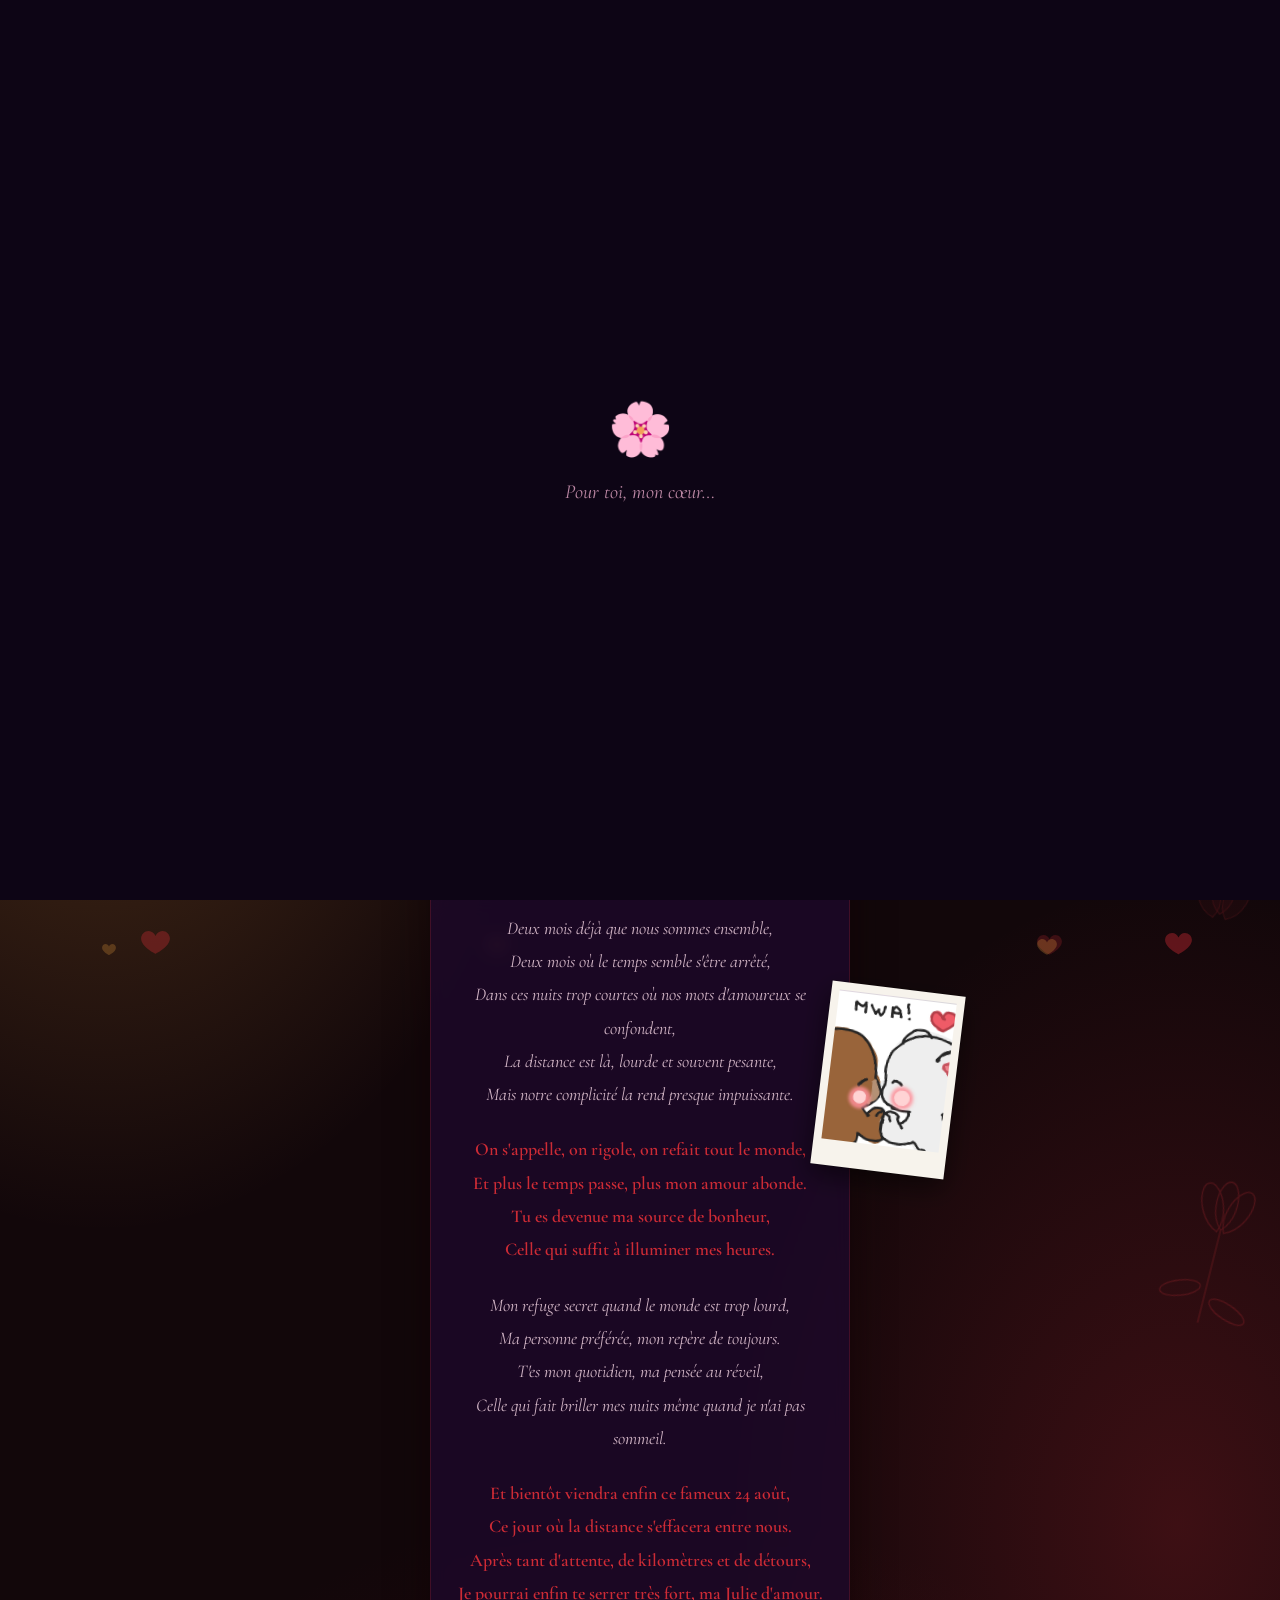
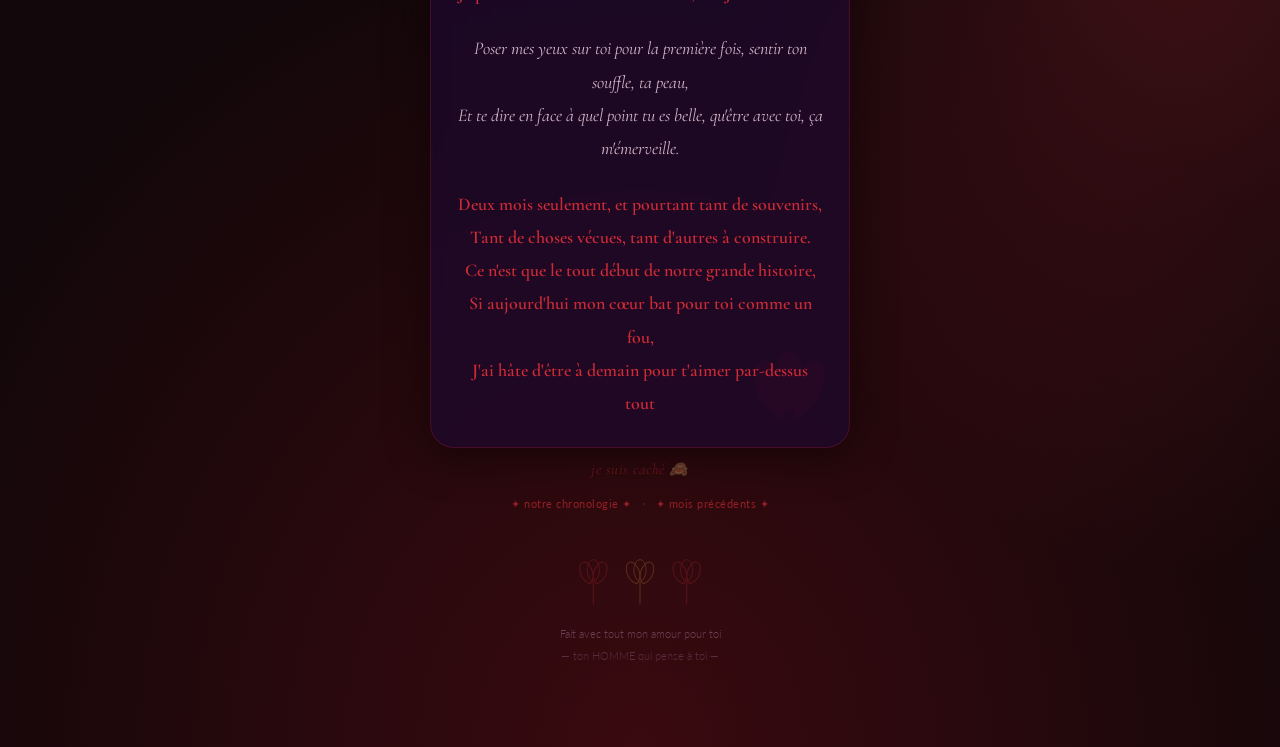
<file: index.html>
<!DOCTYPE html>
<html lang="fr">
<head>
<meta charset="UTF-8">
<meta name="viewport" content="width=device-width, initial-scale=1.0">
<meta name="theme-color" content="#1a0a2e">
<title>Une petite attention pour toi</title>
<link href="https://fonts.googleapis.com/css2?family=Cormorant+Garamond:ital,wght@0,400;0,600;1,400;1,600&family=Lato:wght@300;400&family=Press+Start+2P&display=swap" rel="stylesheet">
<link rel="stylesheet" href="style.css">
</head>
<body>

<!-- Animation d'ouverture -->
<div id="opening-overlay" style="position:fixed;inset:0;z-index:9999;background:#0d0515;display:flex;align-items:center;justify-content:center;flex-direction:column;transition:opacity 1s ease;">
  <div style="font-size:52px;animation:spin 2s ease-in-out forwards">🌸</div>
  <div style="font-family:'Cormorant Garamond',serif;font-style:italic;font-size:20px;color:rgba(220,160,190,0.85);margin-top:20px;animation:fadeIn 1s ease 0.5s both;">Pour toi, mon cœur…</div>
</div>
<style>
  @keyframes spin { 0% { transform: scale(0) rotate(-90deg); opacity: 0; } 60% { transform: scale(1.2) rotate(10deg); opacity: 1; } 100% { transform: scale(1) rotate(0deg); opacity: 1; } }
  @keyframes fadeIn { 0% { opacity: 0; transform: translateY(8px); } 100% { opacity: 1; transform: translateY(0); } }
</style>

<!-- Toast "Accomplissement obtenu !" façon Minecraft -->
<div class="mc-toast-wrap"><div class="mc-toast" id="mc-toast"></div></div>

<!-- Pétales (générés en JS selon le mois) -->
<div id="petals-container"></div>
<!-- Cœurs flottants -->
<div id="hearts-container"></div>

<!-- Grandes fleurs décoratives fixes -->
<svg class="flower-deco" style="top:-30px;left:-30px;opacity:0.26;transform:rotate(-15deg)" width="230" height="230" viewBox="0 0 200 200" xmlns="http://www.w3.org/2000/svg">
  <g class="deco-flower" data-color="c1"></g>
</svg>
<svg class="flower-deco" style="top:-20px;right:-25px;opacity:0.24;transform:rotate(12deg)" width="200" height="200" viewBox="0 0 200 200" xmlns="http://www.w3.org/2000/svg">
  <g class="deco-flower" data-color="c2"></g>
</svg>
<svg class="flower-deco" style="top:800px;right:-18px;opacity:0.22;transform:rotate(10deg)" width="150" height="190" viewBox="0 0 200 200" xmlns="http://www.w3.org/2000/svg">
  <g class="deco-flower-filled" data-color="c1"></g>
</svg>
<svg class="flower-deco" style="top:520px;left:-25px;opacity:0.24;transform:rotate(-10deg)" width="180" height="215" viewBox="0 0 200 200" xmlns="http://www.w3.org/2000/svg">
  <g class="deco-flower" data-color="c2"></g>
</svg>
<svg class="flower-deco" style="top:1150px;right:-20px;opacity:0.22;transform:rotate(14deg)" width="170" height="205" viewBox="0 0 200 200" xmlns="http://www.w3.org/2000/svg">
  <g class="deco-flower" data-color="c1"></g>
</svg>

<div id="old-version-banner" style="display:none;width:100%;max-width:460px;margin:0 auto;padding:10px 20px;text-align:center;position:relative;z-index:2">
  <a href="index.html" style="font-size:11px;color:rgba(var(--c1),0.85);text-decoration:none;border:1px solid rgba(var(--c1),0.35);padding:7px 16px;border-radius:20px;display:inline-block">
    ← tu regardes une ancienne version · revenir à aujourd'hui
  </a>
</div>

<!-- ── HERO ── -->
<div class="hero">
  <div class="hero-flower-top">
    <svg width="260" height="150" viewBox="0 0 300 160" xmlns="http://www.w3.org/2000/svg">
      <g class="deco-flower-hero-side" data-color="c2" transform="translate(85,42) rotate(-20) scale(0.6) translate(-150,-80)"></g>
      <g class="deco-flower-hero-side" data-color="c2" transform="translate(215,42) rotate(20) scale(0.6) translate(-150,-80)"></g>
      <g class="deco-flower-hero" data-color="c1"></g>
    </svg>
  </div>
  <div class="hero-date" id="hero-date"></div>
  <div class="hero-month" id="hero-month"></div>
  <div class="hero-subtitle" id="hero-subtitle"></div>
  <div class="hero-name">Pour la MEILLEURE des copines ❤️</div>
</div>

<div class="sep" style="margin-top:16px">
  <div class="sep-line"></div>
  <span style="color:rgba(200,80,130,0.5);font-size:10px">♥</span>
  <div class="sep-line"></div>
</div>

<div class="content" id="content">
  <!-- Polaroids d'elle, épinglés façon fond d'écran -->
  <div class="polaroid" style="top:-6px; right:-42px; transform:rotate(10deg);">
    <img src="photos/julie-peignoir.jpg" alt="Julie">
  </div>
  <div class="polaroid" style="top:340px; left:-85px; transform:rotate(-8deg);">
    <img src="photos/julie-soiree-1.jpg" alt="Julie" style="height:96px;">
  </div>
  <div class="polaroid" style="top:620px; right:-85px; transform:rotate(7deg);">
    <img src="photos/julie-soiree-2.jpg" alt="Julie" style="height:150px;">
  </div>

  <!-- Compteur -->
  <div class="counter-card">
    <div class="counter-number" id="counter-number"></div>
    <div class="counter-info">
      <div class="counter-label">mois ensemble</div>
      <div class="counter-sub" id="counter-sub"></div>
    </div>
  </div>

  <!-- Poème -->
  <div class="card">
    <svg class="card-flower-bg" style="right:-20px;bottom:-20px;width:160px;height:160px" viewBox="0 0 200 200" xmlns="http://www.w3.org/2000/svg">
      <g class="deco-flower-watermark" data-color="c1"></g>
    </svg>
    <div class="card-label">Un poème pour toi</div>
    <div class="poem" id="poem"></div>
  </div>

  <!-- Galerie photo (affichée seulement si le mois a des photos) -->
  <div class="card" id="gallery-card" style="display:none">
    <div class="card-label">Nos photos</div>
    <div class="gallery" id="gallery"></div>
  </div>
</div>

<div style="width:100%;max-width:460px;padding:0 20px;margin-top:4px;position:relative;z-index:1;text-align:center">
  <button class="secret-btn" id="secret-btn">je suis caché 🙈</button>
  <div class="secret-msg" id="secret-msg"></div>
  <div style="margin-top:6px">
    <a href="chronologie.html" class="archive-link" style="display:inline">✦ notre chronologie ✦</a>
    <span style="color:rgba(var(--c1),0.3);margin:0 6px">·</span>
    <a href="#" class="archive-link" style="display:inline" onclick="openArchive();return false;">✦ mois précédents ✦</a>
  </div>
</div>

<div class="footer">
  <svg width="200" height="60" viewBox="0 0 300 80" xmlns="http://www.w3.org/2000/svg" style="display:block;margin:0 auto 12px;opacity:0.25">
    <g class="deco-flower-footer" data-cx="80" data-color="c1"></g>
    <g class="deco-flower-footer" data-cx="150" data-color="c2"></g>
    <g class="deco-flower-footer" data-cx="220" data-color="c1"></g>
  </svg>
  Fait avec tout mon amour pour toi<br>
  <span style="color:rgba(130,80,110,0.5)">— ton HOMME qui pense à toi —</span>
</div>

<!-- Panneau archives (onglet caché : double-clic sur le footer) -->
<div class="archive-overlay" id="archive-overlay">
  <div class="archive-panel">
    <div class="archive-title">Notre histoire, mois par mois</div>
    <div class="archive-list" id="archive-list"></div>
    <button class="archive-close" id="archive-close">fermer</button>
  </div>
</div>

<script src="data.js"></script>
<script src="mc-toast.js"></script>
<script>
window.addEventListener('load', () => {
  const overlay = document.getElementById('opening-overlay');
  setTimeout(() => { overlay.style.opacity = '0'; setTimeout(() => overlay.style.display = 'none', 1000); }, 2200);
});

const MONTHS = window.SITE_DATA.months;
const params = new URLSearchParams(location.search);
const requestedNum = parseInt(params.get('m'), 10);
const latest = MONTHS[MONTHS.length - 1];
const month = MONTHS.find(m => m.number === requestedNum) || latest;
if (month.number !== latest.number) {
  document.getElementById('old-version-banner').style.display = 'block';
}

// Thème
document.documentElement.style.setProperty('--c1', month.theme.c1);
document.documentElement.style.setProperty('--c2', month.theme.c2);
document.documentElement.style.setProperty('--glow', month.theme.glow);
document.documentElement.style.setProperty('--bg-base', month.theme.bgBase || '#0d0515');

// ── Bibliothèque de formes de fleurs déco (lys / tulipe) ──
const FLOWER_LIB = {
  lys: {
    big: (c) => `<g fill="none" stroke="rgba(var(--${c}),1)" stroke-width="1.5"><ellipse cx="100" cy="50" rx="16" ry="42"/><ellipse cx="58" cy="85" rx="13" ry="32" transform="rotate(-35 58 85)"/><ellipse cx="142" cy="85" rx="13" ry="32" transform="rotate(35 142 85)"/><line x1="100" y1="100" x2="100" y2="185"/><ellipse cx="70" cy="150" rx="24" ry="9" transform="rotate(-20 70 150)"/><ellipse cx="130" cy="165" rx="24" ry="9" transform="rotate(20 130 165)"/></g>`,
    filled: (c) => `<g fill="rgba(var(--${c}),0.2)" stroke="rgba(var(--${c}),0.7)" stroke-width="1.5"><circle cx="100" cy="100" r="12"/><ellipse cx="100" cy="58" rx="10" ry="22"/><ellipse cx="100" cy="142" rx="10" ry="22"/><ellipse cx="58" cy="100" rx="22" ry="10"/><ellipse cx="142" cy="100" rx="22" ry="10"/></g>`,
    hero: (c) => `<g fill="none" stroke="rgba(var(--${c}),0.7)" stroke-width="1.8"><ellipse cx="150" cy="40" rx="14" ry="36"/><ellipse cx="112" cy="70" rx="11" ry="26" transform="rotate(-35 112 70)"/><ellipse cx="188" cy="70" rx="11" ry="26" transform="rotate(35 188 70)"/><line x1="150" y1="80" x2="150" y2="150"/><ellipse cx="122" cy="125" rx="20" ry="7" transform="rotate(-18 122 125)"/><ellipse cx="178" cy="138" rx="20" ry="7" transform="rotate(18 178 138)"/></g>`,
    watermark: (c) => `<g fill="rgba(var(--${c}),1)" stroke="none"><circle cx="100" cy="100" r="15"/><ellipse cx="100" cy="60" rx="12" ry="28"/><ellipse cx="100" cy="140" rx="12" ry="28"/><ellipse cx="60" cy="100" rx="28" ry="12"/><ellipse cx="140" cy="100" rx="28" ry="12"/></g>`,
    footer: (c, cx) => `<g fill="none" stroke="rgba(var(--${c}),1)" stroke-width="1.5" transform="translate(${cx},0)"><ellipse cx="0" cy="16" rx="8" ry="22"/><ellipse cx="-22" cy="34" rx="7" ry="16" transform="rotate(-35 -22 34)"/><ellipse cx="22" cy="34" rx="7" ry="16" transform="rotate(35 22 34)"/><line x1="0" y1="42" x2="0" y2="75"/></g>`
  },
  tulipe: {
    big: (c) => `<g fill="none" stroke="rgba(var(--${c}),1)" stroke-width="1.5"><path d="M100,15 C108,15 114,30 112,47 C111,57 106,67 100,73 C94,67 89,57 88,47 C86,30 92,15 100,15 Z"/><path d="M85,20 C93,20 99,35 97,52 C96,62 91,72 85,78 C79,72 74,62 73,52 C71,35 77,20 85,20 Z" transform="rotate(-22 85 49)"/><path d="M115,20 C123,20 129,35 127,52 C126,62 121,72 115,78 C109,72 104,62 103,52 C101,35 107,20 115,20 Z" transform="rotate(22 115 49)"/><line x1="100" y1="73" x2="100" y2="185"/><ellipse cx="70" cy="150" rx="24" ry="9" transform="rotate(-20 70 150)"/><ellipse cx="130" cy="165" rx="24" ry="9" transform="rotate(20 130 165)"/></g>`,
    filled: (c) => `<g fill="rgba(var(--${c}),0.2)" stroke="rgba(var(--${c}),0.7)" stroke-width="1.5"><path d="M100,65 C110,65 117,80 115,98 C114,110 108,120 100,126 C92,120 86,110 85,98 C83,80 90,65 100,65 Z"/><path d="M82,72 C92,72 99,87 97,105 C96,117 90,127 82,133 C74,127 68,117 67,105 C65,87 72,72 82,72 Z" transform="rotate(-18 82 102)"/><path d="M118,72 C128,72 135,87 133,105 C132,117 126,127 118,133 C110,127 104,117 103,105 C101,87 108,72 118,72 Z" transform="rotate(18 118 102)"/></g>`,
    hero: (c) => `<g fill="none" stroke="rgba(var(--${c}),0.7)" stroke-width="1.8"><path d="M150,10 C160,10 167,28 165,48 C164,60 158,72 150,79 C142,72 136,60 135,48 C133,28 140,10 150,10 Z"/><path d="M133,16 C143,16 150,34 148,54 C147,66 141,78 133,85 C125,78 119,66 118,54 C116,34 123,16 133,16 Z" transform="rotate(-22 133 50)"/><path d="M167,16 C177,16 184,34 182,54 C181,66 175,78 167,85 C159,78 153,66 152,54 C150,34 157,16 167,16 Z" transform="rotate(22 167 50)"/><line x1="150" y1="79" x2="150" y2="150"/><ellipse cx="122" cy="125" rx="20" ry="7" transform="rotate(-18 122 125)"/><ellipse cx="178" cy="138" rx="20" ry="7" transform="rotate(18 178 138)"/></g>`,
    watermark: (c) => `<g fill="rgba(var(--${c}),1)" stroke="none"><path d="M100,55 C112,55 120,75 117,98 C115,112 108,125 100,132 C92,125 85,112 83,98 C80,75 88,55 100,55 Z"/><path d="M78,65 C90,65 98,85 95,108 C93,122 86,135 78,142 C70,135 63,122 61,108 C58,85 66,65 78,65 Z" transform="rotate(-20 78 103)"/><path d="M122,65 C134,65 142,85 139,108 C137,122 130,135 122,142 C114,135 107,122 105,108 C102,85 110,65 122,65 Z" transform="rotate(20 122 103)"/></g>`,
    footer: (c, cx) => `<g fill="none" stroke="rgba(var(--${c}),1)" stroke-width="1.5" transform="translate(${cx},0)"><path d="M0,8 C6,8 10,17 9,27 C8,33 5,39 0,42 C-5,39 -8,33 -9,27 C-10,17 -6,8 0,8 Z"/><path d="M-10,11 C-4,11 0,20 -1,30 C-2,36 -5,42 -10,45 C-15,42 -18,36 -19,30 C-20,20 -16,11 -10,11 Z" transform="rotate(-20 -10 28)"/><path d="M10,11 C16,11 20,20 19,30 C18,36 15,42 10,45 C5,42 2,36 1,30 C0,20 4,11 10,11 Z" transform="rotate(20 10 28)"/><line x1="0" y1="42" x2="0" y2="75"/></g>`
  }
};
const flowerSet = FLOWER_LIB[month.flowerType] || FLOWER_LIB.lys;
document.querySelectorAll('.deco-flower').forEach(g => g.innerHTML = flowerSet.big(g.dataset.color));
document.querySelectorAll('.deco-flower-filled').forEach(g => g.innerHTML = flowerSet.filled(g.dataset.color));
document.querySelectorAll('.deco-flower-hero').forEach(g => g.innerHTML = flowerSet.hero(g.dataset.color));
document.querySelectorAll('.deco-flower-hero-side').forEach(g => g.innerHTML = flowerSet.hero(g.dataset.color));
document.querySelectorAll('.deco-flower-watermark').forEach(g => g.innerHTML = flowerSet.watermark(g.dataset.color));
document.querySelectorAll('.deco-flower-footer').forEach(g => g.innerHTML = flowerSet.footer(g.dataset.color, g.dataset.cx));

// Pétales — vraies formes SVG (pas des emoji), taille/opacité variables
const petalsContainer = document.getElementById('petals-container');
const PETAL_COUNT = 12; // doit matcher les nth-child(1..12) du CSS
for (let i = 0; i < PETAL_COUNT; i++) {
  const size = 9 + Math.round(Math.random() * 8);      // 9-17px
  const opacity = (0.35 + Math.random() * 0.35).toFixed(2); // 0.35-0.70
  const color = i % 3 === 0 ? 'c2' : 'c1';
  const span = document.createElement('span');
  span.className = 'petal';
  span.innerHTML = `<svg width="${size}" height="${size * 1.15}" viewBox="0 0 20 23" xmlns="http://www.w3.org/2000/svg"><path d="M10,0 C15,4 16,13 10,23 C4,13 5,4 10,0 Z" fill="rgba(var(--${color}),${opacity})"/></svg>`;
  petalsContainer.appendChild(span);
}

// Cœurs flottants — tailles/opacités/couleurs variées, avec heartbeat
const heartsContainer = document.getElementById('hearts-container');
const HEART_COUNT = 6;
for (let i = 0; i < HEART_COUNT; i++) {
  const size = 12 + Math.round(Math.random() * 20);       // 12-32px
  const opacity = (0.15 + Math.random() * 0.25).toFixed(2); // 0.15-0.40
  const left = Math.round(5 + Math.random() * 90) + '%';
  const duration = (14 + Math.random() * 10).toFixed(1) + 's'; // 14-24s
  const delay = (Math.random() * 12).toFixed(1) + 's';
  const color = i % 2 === 0 ? 'c1' : 'c2';
  const wrap = document.createElement('div');
  wrap.className = 'floating-heart';
  wrap.style.left = left;
  wrap.style.animationDuration = duration;
  wrap.style.animationDelay = delay;
  wrap.innerHTML = `<div class="heart-pulse" style="animation-delay:${(Math.random()*1.5).toFixed(1)}s">
    <svg width="${size}" height="${size * 0.9}" viewBox="0 0 32 29" xmlns="http://www.w3.org/2000/svg">
      <path d="M23.6,0c-3.4,0-6.3,2.4-7.6,5.5C14.7,2.4,11.8,0,8.4,0C3.8,0,0,3.8,0,8.4c0,9.4,15.9,16.9,16,17c0.1,0,15.9-7.6,16-17C32,3.8,28.2,0,23.6,0z" fill="rgba(var(--${color}),${opacity})"/>
    </svg>
  </div>`;
  heartsContainer.appendChild(wrap);
}

// Hero
document.getElementById('hero-date').textContent = month.dateRange;
document.getElementById('hero-month').textContent = month.number + (month.number > 1 ? ' mois' : ' mois');
document.getElementById('hero-subtitle').textContent = month.subtitle;

// Compteur
document.getElementById('counter-number').textContent = month.number;
document.getElementById('counter-sub').textContent = month.counterSub;

// Poème
const poemEl = document.getElementById('poem');
month.poem.forEach(strophe => {
  const div = document.createElement('div');
  div.className = 'strophe';
  strophe.lines.forEach(line => {
    const span = document.createElement('span');
    span.className = 'verse' + (strophe.special ? ' poem-special' : '');
    span.textContent = line;
    div.appendChild(span);
  });
  poemEl.appendChild(div);
});

// Galerie
if (month.photos && month.photos.length > 0) {
  const galleryCard = document.getElementById('gallery-card');
  const gallery = document.getElementById('gallery');
  galleryCard.style.display = 'block';
  month.photos.forEach((photo, i) => {
    const img = document.createElement('img');
    img.src = photo.src;
    img.alt = photo.caption || '';
    if (month.photos.length % 3 === 1 && i === month.photos.length - 1) img.className = 'full';
    gallery.appendChild(img);
  });
}

showAchievementToast('❤️', 'Accomplissement obtenu !', month.number + ' mois parcourus', 2600);

// Easter egg
document.getElementById('secret-btn').addEventListener('click', () => {
  document.getElementById('secret-msg').innerHTML = month.secretMessage;
  document.getElementById('secret-btn').style.display = 'none';
  document.getElementById('secret-msg').classList.add('visible');
});

// Onglet caché : double-clic (ou double-tap) sur le footer ouvre les archives
const archiveOverlay = document.getElementById('archive-overlay');
const archiveList = document.getElementById('archive-list');
document.querySelector('.footer').addEventListener('dblclick', openArchive);
let lastTap = 0;
document.querySelector('.footer').addEventListener('touchend', () => {
  const now = Date.now();
  if (now - lastTap < 400) openArchive();
  lastTap = now;
});

function openArchive() {
  archiveList.innerHTML = '';
  MONTHS.forEach(m => {
    const a = document.createElement('a');
    a.href = 'index.html?m=' + m.number;
    a.className = 'archive-item' + (m.number === month.number ? ' current' : '');
    a.innerHTML = `
      <div class="archive-item-num">${m.number}</div>
      <div class="archive-item-info">
        <div class="archive-item-label">${m.number} mois ensemble</div>
        <div class="archive-item-date">${m.dateRange}</div>
      </div>`;
    archiveList.appendChild(a);
  });
  archiveOverlay.classList.add('visible');
}
document.getElementById('archive-close').addEventListener('click', () => archiveOverlay.classList.remove('visible'));
archiveOverlay.addEventListener('click', (e) => { if (e.target === archiveOverlay) archiveOverlay.classList.remove('visible'); });
</script>
</body>
</html>
</file>
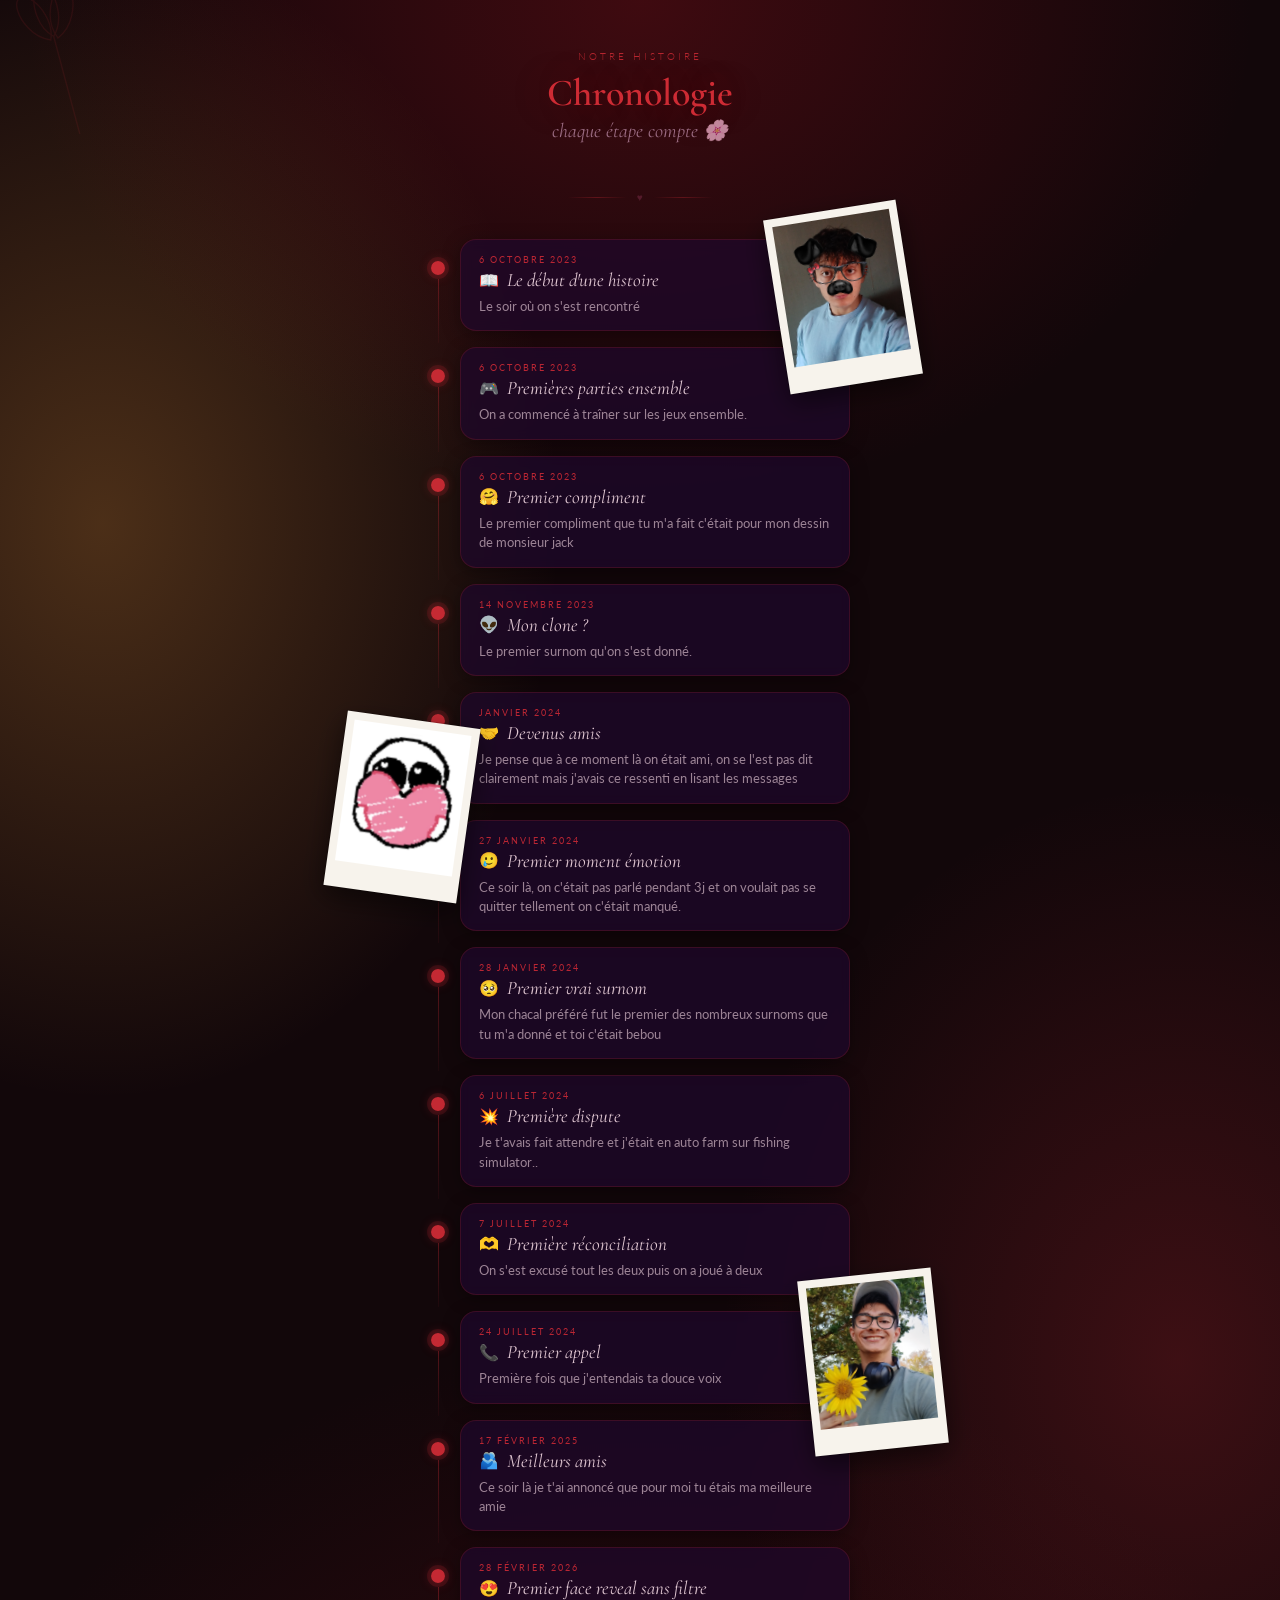
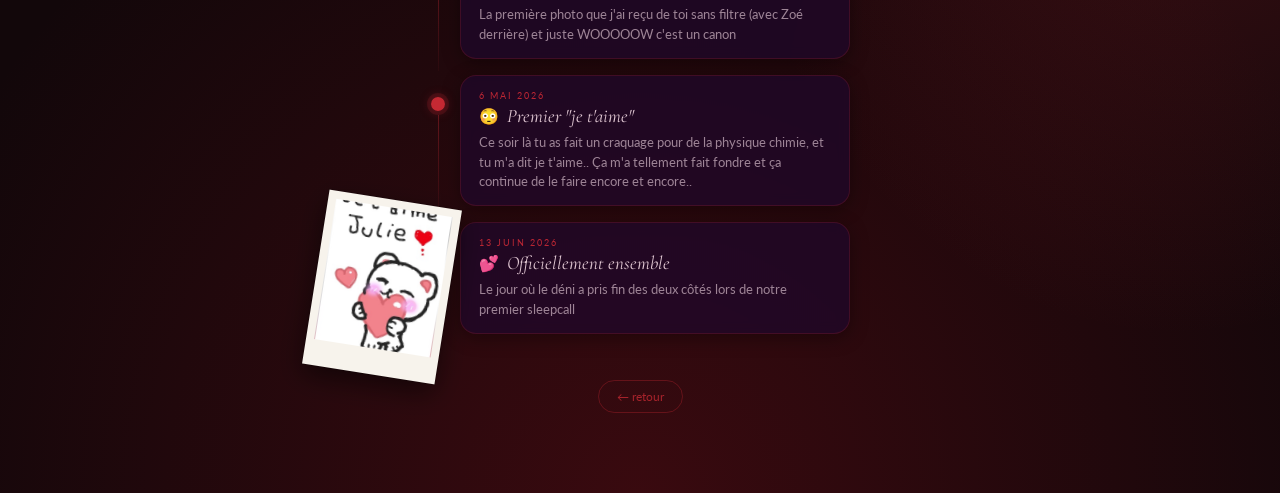
<file: chronologie.html>
<!DOCTYPE html>
<html lang="fr">
<head>
<meta charset="UTF-8">
<meta name="viewport" content="width=device-width, initial-scale=1.0">
<meta name="theme-color" content="#1a0a2e">
<title>Notre chronologie</title>
<link href="https://fonts.googleapis.com/css2?family=Cormorant+Garamond:ital,wght@0,400;0,600;1,400;1,600&family=Lato:wght@300;400&family=Press+Start+2P&display=swap" rel="stylesheet">
<link rel="stylesheet" href="style.css">
</head>
<body>

<svg class="flower-deco" style="top:-30px;left:-30px;opacity:0.10;transform:rotate(-15deg)" width="180" height="180" viewBox="0 0 200 200" xmlns="http://www.w3.org/2000/svg">
  <g id="chrono-flower"></g>
</svg>

<div class="hero" style="padding-top:50px">
  <div class="hero-date">notre histoire</div>
  <div class="hero-month" style="font-size:38px">Chronologie</div>
  <div class="hero-subtitle">chaque étape compte 🌸</div>
</div>

<div class="sep" style="margin-top:8px">
  <div class="sep-line"></div>
  <span style="color:rgba(200,80,130,0.5);font-size:10px">♥</span>
  <div class="sep-line"></div>
</div>

<div class="content" style="margin-top:30px">
  <!-- Polaroids de lui, épinglés dans la chronologie -->
  <div class="polaroid" style="top:-30px; right:-40px; transform:rotate(-9deg);">
    <img src="photos/olivier-chien.jpg" alt="Olivier">
  </div>
  <div class="polaroid" style="top:480px; left:-75px; transform:rotate(8deg);">
    <img src="photos/olivier-piscine.jpg" alt="Olivier">
  </div>
  <div class="polaroid" style="top:1035px; right:-70px; transform:rotate(-6deg);">
    <img src="photos/olivier-tournesol.jpg" alt="Olivier">
  </div>
  <div class="polaroid" style="top:1560px; left:-95px; transform:rotate(9deg);">
    <img src="photos/julie-filtre.jpg" alt="Julie">
  </div>

  <div class="timeline" id="timeline"></div>
</div>

<div style="text-align:center;position:relative;z-index:1">
  <a href="index.html" class="back-link">← retour</a>
</div>

<script src="data.js"></script>
<script src="mc-toast.js"></script>
<script>
const latest = window.SITE_DATA.months[window.SITE_DATA.months.length - 1];
document.documentElement.style.setProperty('--c1', latest.theme.c1);
document.documentElement.style.setProperty('--c2', latest.theme.c2);
document.documentElement.style.setProperty('--glow', latest.theme.glow);
document.documentElement.style.setProperty('--bg-base', latest.theme.bgBase || '#0d0515');

const CHRONO_FLOWERS = {
  lys: `<g fill="none" stroke="rgba(var(--c1),1)" stroke-width="1.5"><ellipse cx="100" cy="50" rx="16" ry="42"/><ellipse cx="58" cy="85" rx="13" ry="32" transform="rotate(-35 58 85)"/><ellipse cx="142" cy="85" rx="13" ry="32" transform="rotate(35 142 85)"/><line x1="100" y1="100" x2="100" y2="185"/></g>`,
  tulipe: `<g fill="none" stroke="rgba(var(--c1),1)" stroke-width="1.5"><path d="M100,15 C108,15 114,30 112,47 C111,57 106,67 100,73 C94,67 89,57 88,47 C86,30 92,15 100,15 Z"/><path d="M85,20 C93,20 99,35 97,52 C96,62 91,72 85,78 C79,72 74,62 73,52 C71,35 77,20 85,20 Z" transform="rotate(-22 85 49)"/><path d="M115,20 C123,20 129,35 127,52 C126,62 121,72 115,78 C109,72 104,62 103,52 C101,35 107,20 115,20 Z" transform="rotate(22 115 49)"/><line x1="100" y1="73" x2="100" y2="185"/></g>`
};
document.getElementById('chrono-flower').innerHTML = CHRONO_FLOWERS[latest.flowerType] || CHRONO_FLOWERS.lys;

const timelineEl = document.getElementById('timeline');
window.TIMELINE_DATA.forEach((item, i) => {
  const isLast = i === window.TIMELINE_DATA.length - 1;
  const div = document.createElement('div');
  div.className = 'timeline-item';
  div.innerHTML = `
    <div class="timeline-dot-col">
      <div class="timeline-dot"></div>
      ${isLast ? '' : '<div class="timeline-connector"></div>'}
    </div>
    <div class="timeline-card" style="animation-delay:${i * 0.08}s">
      <div class="timeline-date">${item.date}</div>
      <div class="timeline-title-row">
        <span class="timeline-icon-badge">${item.icon}</span>
        <span class="timeline-title">${item.title}</span>
      </div>
      <div class="timeline-desc">${item.description}</div>
    </div>`;
  timelineEl.appendChild(div);
});
</script>
</body>
</html>
</file>
<file: style.css>
*, *::before, *::after { box-sizing: border-box; margin: 0; padding: 0; }

html { background: var(--bg-base, #0d0515); }

:root {
  --c1: 210,100,150;
  --c2: 160,90,210;
  --glow: 120,20,80;
  --bg-base: #0d0515;
}

body {
  min-height: 100vh;
  background:
    radial-gradient(ellipse 80% 40% at 50% 0%, rgba(var(--glow),0.4) 0%, transparent 60%),
    radial-gradient(ellipse 65% 50% at 8% 25%, rgba(var(--c2),0.28) 0%, transparent 55%),
    radial-gradient(ellipse 65% 50% at 92% 65%, rgba(var(--c1),0.22) 0%, transparent 55%),
    radial-gradient(ellipse 100% 60% at 50% 100%, rgba(var(--glow),0.35) 0%, transparent 60%),
    var(--bg-base, #0d0515);
  color: #f0e6f0;
  font-family: 'Lato', sans-serif;
  overflow-x: hidden;
  display: flex;
  flex-direction: column;
  align-items: center;
  padding-bottom: 80px;
  position: relative;
}

.petal {
  position: fixed; pointer-events: none; z-index: 0;
  animation: petalFall linear infinite; opacity: 0;
}
@keyframes petalFall {
  0%   { transform: translateY(-20px) rotate(0deg) translateX(0); opacity: 0; }
  10%  { opacity: 1; }
  90%  { opacity: 1; }
  100% { transform: translateY(105vh) rotate(360deg) translateX(30px); opacity: 0; }
}
.petal:nth-child(1)  { left: 5%;  animation-duration: 12s; animation-delay: 0s;  }
.petal:nth-child(2)  { left: 18%; animation-duration: 15s; animation-delay: 3s;  }
.petal:nth-child(3)  { left: 32%; animation-duration: 18s; animation-delay: 7s;  }
.petal:nth-child(4)  { left: 46%; animation-duration: 13s; animation-delay: 2s;  }
.petal:nth-child(5)  { left: 60%; animation-duration: 16s; animation-delay: 5s;  }
.petal:nth-child(6)  { left: 72%; animation-duration: 20s; animation-delay: 9s;  }
.petal:nth-child(7)  { left: 84%; animation-duration: 14s; animation-delay: 11s; }
.petal:nth-child(8)  { left: 94%; animation-duration: 17s; animation-delay: 4s;  }
.petal:nth-child(9)  { left: 12%; animation-duration: 19s; animation-delay: 6s;  }
.petal:nth-child(10) { left: 40%; animation-duration: 15s; animation-delay: 10s; }
.petal:nth-child(11) { left: 66%; animation-duration: 21s; animation-delay: 1s;  }
.petal:nth-child(12) { left: 88%; animation-duration: 13s; animation-delay: 8s;  }

/* ── Cœurs flottants avec heartbeat ── */
.floating-heart {
  position: fixed; bottom: -60px; pointer-events: none; z-index: 0;
  animation: heartFloat linear infinite;
}
.heart-pulse { animation: heartbeat 1.7s ease-in-out infinite; }
@keyframes heartFloat {
  0%   { transform: translateY(0) translateX(0); opacity: 0; }
  10%  { opacity: 1; }
  50%  { transform: translateY(-55vh) translateX(14px); }
  85%  { opacity: 0.7; }
  100% { transform: translateY(-110vh) translateX(-10px); opacity: 0; }
}
@keyframes heartbeat {
  0%, 100% { transform: scale(1); }
  25%      { transform: scale(1.15); }
  40%      { transform: scale(0.96); }
  60%      { transform: scale(1.08); }
}

.flower-deco { position: absolute; pointer-events: none; z-index: 0; }

.hero { width: 100%; text-align: center; padding: 0 24px 20px; position: relative; z-index: 1; animation: fadeUp 1s ease-out both; }
.hero-flower-top { display: flex; justify-content: center; margin-bottom: -10px; margin-top: -10px; }
.hero-date { font-size: 10px; letter-spacing: 3px; text-transform: uppercase; color: rgba(var(--c1),0.8); margin-bottom: 12px; font-weight: 300; }
.hero-month { font-family: 'Cormorant Garamond', serif; font-size: 52px; font-weight: 600; color: rgba(var(--c1),0.95); line-height: 1; margin-bottom: 6px; text-shadow: 0 0 40px rgba(var(--glow),0.4); }
.hero-subtitle { font-family: 'Cormorant Garamond', serif; font-style: italic; font-size: 20px; color: rgba(200,150,180,0.7); margin-bottom: 20px; }
.hero-name { font-family: 'Cormorant Garamond', serif; font-size: 28px; font-weight: 600; color: rgba(240,200,220,0.9); letter-spacing: 1px; }

.sep { display: flex; align-items: center; justify-content: center; gap: 10px; margin: 6px 0; opacity: 0.5; position: relative; z-index: 1; }
.sep-line { width: 60px; height: 1px; background: linear-gradient(90deg, transparent, rgba(var(--c1),0.6), transparent); }

.content { width: 100%; max-width: 460px; padding: 0 20px; display: flex; flex-direction: column; gap: 24px; position: relative; z-index: 1; margin-top: 24px; }

.card {
  background: rgba(30,8,45,0.75); backdrop-filter: blur(8px); border-radius: 24px;
  border: 1px solid rgba(var(--c1),0.2); padding: 30px 26px 26px; position: relative; overflow: hidden;
  box-shadow: 0 8px 40px rgba(0,0,0,0.5), 0 0 60px rgba(var(--glow),0.08), inset 0 1px 0 rgba(255,200,220,0.06);
  animation: fadeUp 0.8s ease-out 0.5s both;
}
.card::before { content: ''; position: absolute; top: 0; left: 0; right: 0; height: 1px; background: linear-gradient(90deg, transparent, rgba(var(--c1),0.5), rgba(var(--c2),0.2), transparent); }
.card-flower-bg { position: absolute; pointer-events: none; opacity: 0.04; }
.card-label { font-size: 9px; letter-spacing: 2.5px; text-transform: uppercase; color: rgba(var(--c1),0.8); margin-bottom: 20px; font-weight: 400; }

.counter-card {
  background: rgba(20,5,35,0.8); border-radius: 20px; border: 1px solid rgba(var(--c1),0.15); padding: 24px;
  display: flex; align-items: center; justify-content: center; gap: 20px;
  box-shadow: 0 4px 24px rgba(0,0,0,0.4); position: relative; overflow: hidden;
  animation: fadeUp 0.8s ease-out 0.3s both;
}
.counter-number { font-family: 'Cormorant Garamond', serif; font-size: 64px; font-weight: 600; color: rgba(var(--c1),0.95); line-height: 1; text-shadow: 0 0 30px rgba(var(--glow),0.4); animation: heartbeat 2.8s ease-in-out infinite; }
@keyframes heartbeat {
  0%, 100% { transform: scale(1); }
  15% { transform: scale(1.06); }
  30% { transform: scale(1); }
  45% { transform: scale(1.04); }
  60% { transform: scale(1); }
}
.counter-info { text-align: left; }
.counter-label { font-family: 'Cormorant Garamond', serif; font-size: 20px; color: rgba(220,180,200,0.9); font-style: italic; }
.counter-sub { font-size: 11px; color: rgba(160,120,150,0.7); margin-top: 4px; font-weight: 300; }

.poem { font-family: 'Cormorant Garamond', serif; font-style: italic; font-size: 18px; color: rgba(230,200,215,0.9); text-align: center; display: flex; flex-direction: column; align-items: center; }
.strophe { display: flex; flex-direction: column; align-items: center; margin-bottom: 22px; }
.strophe:last-child { margin-bottom: 0; }
.verse { display: block; line-height: 1.85; }
.poem-special { color: rgba(var(--c1),0.95); font-weight: 600; font-style: normal; }

.gallery { display: grid; grid-template-columns: 1fr 1fr; gap: 10px; }
.gallery img { width: 100%; border-radius: 14px; display: block; object-fit: cover; aspect-ratio: 1/1; border: 1px solid rgba(var(--c1),0.2); }
.gallery .full { grid-column: 1 / -1; aspect-ratio: 16/10; }

.footer { margin-top: 40px; text-align: center; font-size: 11px; color: rgba(150,100,130,0.6); line-height: 2; position: relative; z-index: 1; font-weight: 300; }

/* ── Polaroids décoratifs (photos éparpillées, façon fond d'écran) ── */
.polaroid {
  position: absolute;
  background: #f7f3ec;
  padding: 8px 8px 26px;
  box-shadow: 0 10px 26px rgba(0,0,0,0.55), 0 0 0 1px rgba(0,0,0,0.15);
  z-index: 2;
}
.polaroid img { display: block; width: 118px; height: 142px; object-fit: cover; }
.polaroid-caption {
  position: absolute; bottom: 6px; left: 0; right: 0; text-align: center;
  font-family: 'Cormorant Garamond', serif; font-style: italic; font-size: 11px; color: #3a2a2a;
}

@keyframes fadeUp { 0% { opacity: 0; transform: translateY(24px); } 100% { opacity: 1; transform: translateY(0); } }

.secret-btn {
  background: none; border: none; color: rgba(var(--c1),0.35); font-size: 15px;
  font-family: 'Cormorant Garamond', serif; font-style: italic; font-weight: 400; letter-spacing: 0.5px;
  cursor: pointer; padding: 8px 16px; transition: color 0.3s; animation: fadeUp 0.8s ease-out 1.2s both;
}
.secret-btn:hover { color: rgba(var(--c1),0.6); }
.secret-btn:active { transform: scale(0.96); }

.secret-msg {
  display: none; background: rgba(20,5,35,0.9); border: 1px solid rgba(var(--c1),0.2); border-radius: 20px;
  padding: 24px; text-align: center; font-family: 'Cormorant Garamond', serif; font-style: italic; font-size: 18px;
  color: rgba(230,190,210,0.95); line-height: 1.8; box-shadow: 0 8px 32px rgba(0,0,0,0.4); animation: fadeUp 0.6s ease-out both;
  margin-top: 14px;
}
.secret-msg.visible { display: block; }

/* ── Panneau archives ── */
.archive-overlay {
  display: none; position: fixed; inset: 0; z-index: 500;
  background: rgba(8,3,15,0.9); backdrop-filter: blur(6px);
  align-items: center; justify-content: center; padding: 20px;
}
.archive-overlay.visible { display: flex; }
.archive-panel {
  width: 100%; max-width: 420px; max-height: 80vh; overflow-y: auto;
  background: rgba(25,8,40,0.95); border: 1px solid rgba(var(--c1),0.25);
  border-radius: 24px; padding: 26px; box-shadow: 0 20px 60px rgba(0,0,0,0.6);
  animation: fadeUp 0.4s ease-out both;
}
.archive-title { font-family: 'Cormorant Garamond', serif; font-style: italic; font-size: 22px; color: rgba(230,190,210,0.95); text-align: center; margin-bottom: 18px; }
.archive-list { display: flex; flex-direction: column; gap: 10px; }
.archive-item {
  display: flex; align-items: center; justify-content: space-between; gap: 12px;
  background: rgba(15,5,25,0.7); border: 1px solid rgba(var(--c1),0.15); border-radius: 14px;
  padding: 14px 18px; cursor: pointer; text-decoration: none; transition: border-color 0.2s, transform 0.2s;
}
.archive-item:hover { border-color: rgba(var(--c1),0.5); transform: translateY(-1px); }
.archive-item.current { border-color: rgba(var(--c1),0.7); background: rgba(var(--c1),0.08); }
.archive-item-num { font-family: 'Cormorant Garamond', serif; font-size: 26px; color: rgba(var(--c1),0.9); }
.archive-item-info { flex: 1; text-align: left; margin-left: 12px; }
.archive-item-label { font-size: 14px; color: rgba(230,200,215,0.9); }
.archive-item-date { font-size: 10px; color: rgba(160,120,150,0.7); margin-top: 2px; }
.archive-close {
  display: block; margin: 18px auto 0; background: none; border: 1px solid rgba(var(--c1),0.3);
  color: rgba(230,200,215,0.8); font-family: 'Lato', sans-serif; font-size: 12px; padding: 8px 20px;
  border-radius: 20px; cursor: pointer;
}
.archive-link {
  display: block; text-align: center; font-size: 11px; color: rgba(var(--c1),0.6);
  margin-top: 14px; text-decoration: none; letter-spacing: 0.5px;
}

/* ── Chronologie ── */
.timeline { display: flex; flex-direction: column; }
.timeline-item { display: flex; gap: 14px; }
.timeline-dot-col { display: flex; flex-direction: column; align-items: center; width: 16px; }
.timeline-dot {
  width: 14px; height: 14px; min-height: 14px; border-radius: 50%;
  background: rgba(var(--c1),0.9); margin-top: 22px;
  box-shadow: 0 0 0 4px rgba(var(--c1),0.15), 0 0 12px rgba(var(--c1),0.4);
}
.timeline-connector { width: 1px; flex: 1; margin: 4px 0; background: linear-gradient(rgba(var(--c1),0.35), rgba(var(--c1),0.05)); }
.timeline-card {
  flex: 1; margin-bottom: 16px;
  background: rgba(30,8,45,0.7); backdrop-filter: blur(6px);
  border-radius: 16px; border: 1px solid rgba(var(--c1),0.18);
  padding: 14px 18px; box-shadow: 0 4px 18px rgba(0,0,0,0.35);
  opacity: 0; transform: translateY(10px);
  animation: cardFadeIn 0.5s ease-out forwards;
}
@keyframes cardFadeIn { to { opacity: 1; transform: translateY(0); } }
.timeline-date { font-size: 9px; letter-spacing: 2px; text-transform: uppercase; color: rgba(var(--c1),0.85); margin-bottom: 3px; font-family: 'Lato', sans-serif; }
.timeline-title-row { display: flex; align-items: center; gap: 8px; }
.timeline-icon-badge { font-size: 16px; }
.timeline-title { font-family: 'Cormorant Garamond', serif; font-style: italic; font-size: 19px; color: rgba(235,210,220,0.95); }
.timeline-desc { font-size: 12.5px; color: rgba(200,175,190,0.75); line-height: 1.55; margin-top: 6px; }

.back-link {
  display: inline-block; margin-top: 30px; font-size: 12px; color: rgba(var(--c1),0.7);
  text-decoration: none; border: 1px solid rgba(var(--c1),0.3); padding: 8px 18px; border-radius: 20px;
  position: relative; z-index: 1;
}

/* ── Toast "Accomplissement obtenu !" façon Minecraft ── */
.mc-toast-wrap {
  position: fixed; top: 16px; right: 16px; left: 16px;
  display: flex; justify-content: flex-end; z-index: 9998; pointer-events: none;
}
.mc-toast {
  display: flex; align-items: center; gap: 10px;
  background: linear-gradient(135deg, #4a4a4a, #1e1e1e);
  border: 2px solid #000;
  box-shadow:
    inset 2px 2px 0 rgba(255,255,255,0.25),
    inset -2px -2px 0 rgba(0,0,0,0.5),
    0 4px 14px rgba(0,0,0,0.5);
  padding: 10px 14px;
  max-width: 320px;
  font-family: 'Press Start 2P', monospace;
  transform: translateX(120%);
  opacity: 0;
  transition: transform 0.4s cubic-bezier(.2,.9,.3,1.2), opacity 0.3s;
}
.mc-toast.visible { transform: translateX(0); opacity: 1; }
.mc-toast-icon {
  width: 34px; height: 34px; min-width: 34px;
  background: linear-gradient(135deg, #ffd75e, #c98b1a);
  border: 2px solid #000;
  box-shadow: inset 1.5px 1.5px 0 rgba(255,255,255,0.5), inset -1.5px -1.5px 0 rgba(0,0,0,0.4);
  display: flex; align-items: center; justify-content: center;
  font-size: 17px;
  image-rendering: pixelated;
}
.mc-toast-text { line-height: 1.6; }
.mc-toast-top { font-size: 7px; color: #ffff55; text-shadow: 1.5px 1.5px 0 #3f3f00; }
.mc-toast-bottom { font-size: 9px; color: #fff; text-shadow: 1.5px 1.5px 0 #000; margin-top: 3px; }
</file>
